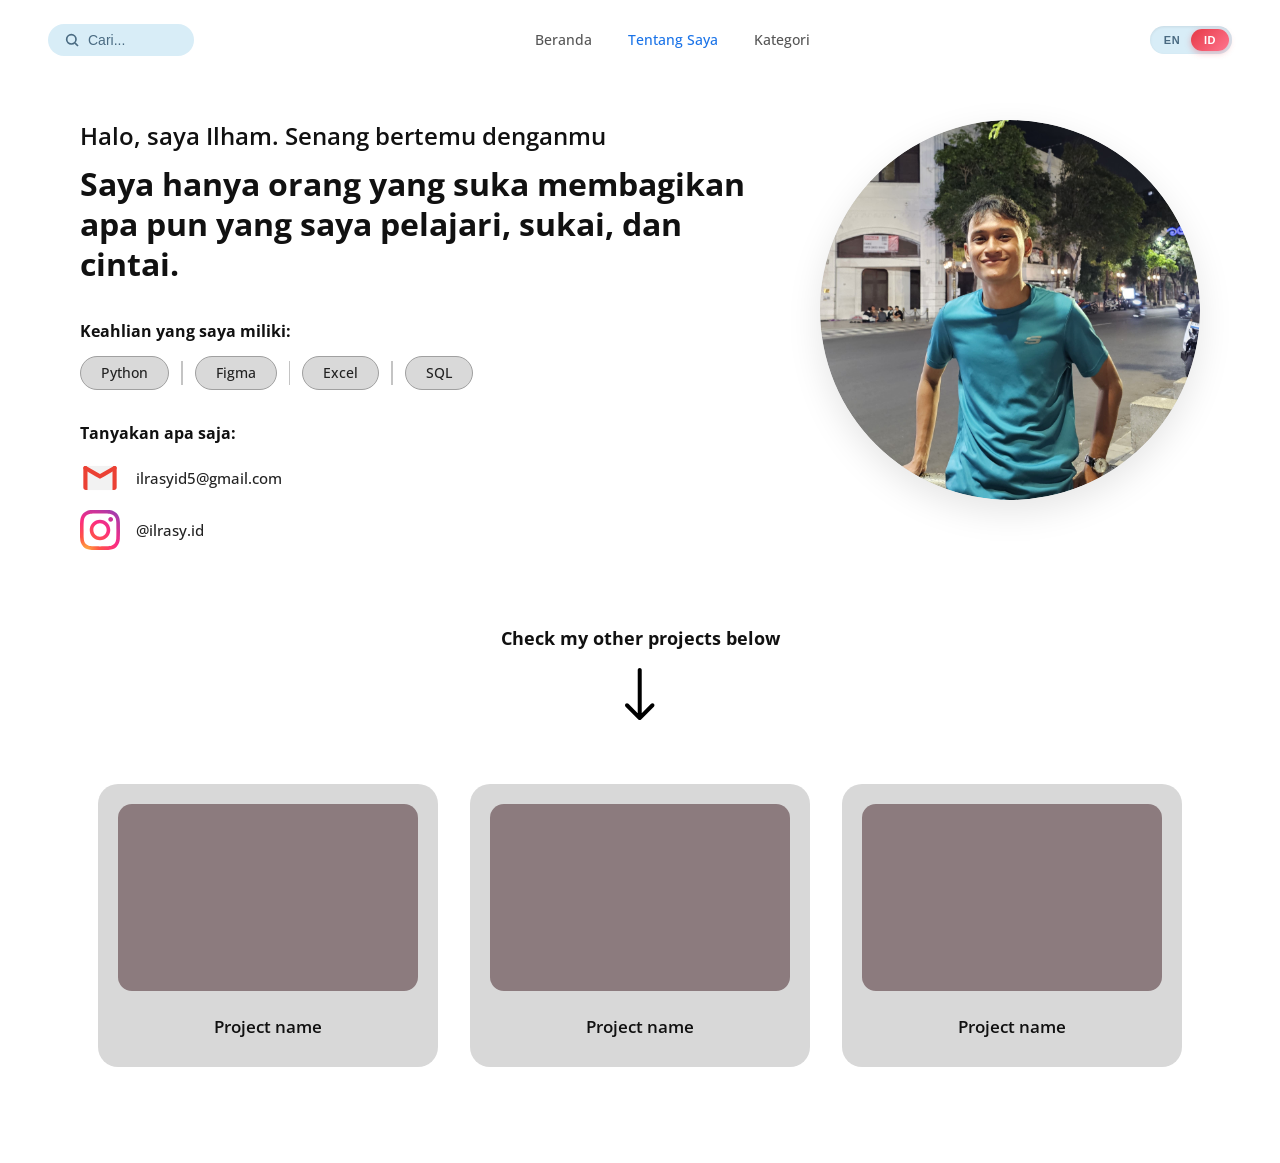
<file: aboutme.html>
<!DOCTYPE html>
<html lang="en">

<head>
    <meta charset="utf-8">
    <meta name="viewport" content="width=device-width, initial-scale=1.0">
    <title>Tentang Saya - Ilham's Website</title>

    <!-- 1. Google Font: Open Sans (Ketentuan 1) -->
    <link rel="preconnect" href="https://fonts.googleapis.com">
    <link rel="preconnect" href="https://fonts.gstatic.com" crossorigin>
    <link href="https://fonts.googleapis.com/css2?family=Open+Sans:ital,wght@0,400;0,500;0,600;0,700;1,400&display=swap"
        rel="stylesheet">

    <!-- Stylesheet khusus about me -->
    <link rel="stylesheet" href="aboutme.css">

    <!-- Script logika dinamis navbar & interaksi -->
    <script src="aboutme.js" defer></script>
</head>

<body>

    <!-- ================= NAVBAR (PERSIS SESUAI PROYEK) ================= -->
    <header class="navbar">
        <form class="search-pill" id="searchForm">
            <button type="submit" class="search-btn" aria-label="Cari">
                <svg class="search-icon" viewBox="0 0 24 24" width="16" height="16" fill="none" stroke="currentColor"
                    stroke-width="2.5">
                    <circle cx="11" cy="11" r="7"></circle>
                    <line x1="21" y1="21" x2="16.65" y2="16.65"></line>
                </svg>
            </button>
            <input type="text" id="searchInput" name="q" placeholder="Cari..."
                data-lang-placeholder="search_placeholder" autocomplete="off">
        </form>

        <nav class="nav-links">
            <a href="home.html" data-lang-key="nav_home">Beranda</a>
            <a href="aboutme.html" class="active" data-lang-key="nav_about">Tentang Saya</a>
            <a href="category.html" data-lang-key="nav_category">Kategori</a>
        </nav>

        <!-- Tombol Pengalih Bahasa -->
        <div class="lang-pill id-active" id="langToggle">
            <div class="lang-slider"></div>
            <button type="button" class="lang-btn" data-lang="en">EN</button>
            <button type="button" class="lang-btn active" data-lang="id">ID</button>
        </div>
    </header>

    <section class="hero-intro">
        <!-- Kolom Kiri: Teks & Keterangan -->
        <div class="intro-left">
            <div class="hero-text">
                <p class="hero-greeting" data-lang-key="hero_greeting">Hi, I'm Ilham. Nice to meet you</p>
                <h1 class="hero-title" data-lang-key="hero_title">I'm a guy who likes to share anything i learn, i like, and i love.</h1>
            </div>

            <!-- Bagian Skills -->
            <div class="skills-section">
                <p class="section-label" data-lang-key="skills_label">Skills i have:</p>
                <div class="skills-container">
                    <span class="skill-pill">Python</span>
                    <span class="skill-divider"></span>
                    <span class="skill-pill">Figma</span>
                    <span class="skill-divider"></span>
                    <span class="skill-pill">Excel</span>
                    <span class="skill-divider"></span>
                    <span class="skill-pill">SQL</span>
                </div>
            </div>

            <!-- Bagian Kontak -->
            <div class="contact-section">
                <p class="section-label" data-lang-key="contact_label">Ask me anything:</p>
                <div class="gmail">
                    <img src="Icons/Gmail Icon.svg" alt="Gmail">
                    <p>ilrasyid5@gmail.com</p>
                </div>
                <div class="insta">
                    <img src="Icons/Insta icon.svg" alt="Instagram">
                    <p>@ilrasy.id</p>
                </div>
                <!-- Item kontak -->
            </div>
        </div>

        <!-- Kolom Kanan: Lingkaran Profil -->
        <div class="intro-right">
            <div class="profile-circle">
                <img src="Images/20260729_001256-compressed.jpg" alt="Profile" id="profileImg">
            </div>
        </div>
    </section>

    <!-- Bagian Projects -->
    <section class="projects-section projects">
        <div class="project-arrow">
            <p class="projects-title" data-lang-key="projects_heading">Check my other projects below</p>
            <img src="Icons/project arrow.svg" alt="Project Arrow" id="projectArrow">
        </div>

        <div class="projects-container">
            <div class="project-card project1">
                <div class="project-thumbnail"></div>
                <p class="project-name">Project name</p>
            </div>
            <div class="project-card project2">
                <div class="project-thumbnail"></div>
                <p class="project-name">Project name</p>
            </div>
            <div class="project-card project3">
                <div class="project-thumbnail"></div>
                <p class="project-name">Project name</p>
            </div>
        </div>
    </section>
</body>

</html>
</file>
<file: aboutme.css>
:root {
    /* Font Family Utama */
    --font-family: 'Open Sans', -apple-system, BlinkMacSystemFont, sans-serif;

    /* Font Weights */
    --fw-regular: 400;   --fw-medium: 500;   --fw-semibold: 600;  --fw-bold: 700;

    /* Single Styles (Label, Tag, Caption) */
    --fs-label: 12px;   --lh-label: 16px;

    --fs-tag: 10px;     --lh-tag: 12px;

    --fs-caption: 10px; --lh-caption: 14px;

    /* Display (Ukuran 32px / Baris 40px) */
    --fs-display: 32px; --lh-display: 40px;

    /* H1 (Ukuran 24px / Baris 32px) */
    --fs-h1: 24px;      --lh-h1: 32px;

    /* H2 (Ukuran 18px / Baris 26px) */
    --fs-h2: 18px;      --lh-h2: 26px;

    /* H3 (Ukuran 15px / Baris 22px) */
    --fs-h3: 15px;      --lh-h3: 22px;

    /* Body Large (Ukuran 14px / Baris 22px) */
    --fs-body-large: 14px;  --lh-body-large: 22px;

    /* Body Default (Ukuran 13px / Baris 20px) */
    --fs-body-default: 13px; --lh-body-default: 20px;

    /* Body Small (Ukuran 12px / Baris 18px) */
    --fs-body-small: 12px;  --lh-body-small: 18px;
}


* {
    margin: 0;
    padding: 0;
    box-sizing: border-box;
}

body {
    font-family: var(--font-family);
    color: #222;
    background-color: #ffffff;
    line-height: 1.4;
    -webkit-font-smoothing: antialiased;
}

/* Transisi teks saat bahasa diganti */
[data-lang-key] {
    transition: opacity 0.2s ease-in-out;
}

/* =========================================
   2. NAVBAR & LANGUAGE TOGGLE
   (Seragam dengan index.html & home.css)
   ========================================= */
.navbar {
    display: flex;
    justify-content: space-between;
    align-items: center;
    padding: 24px 48px;
    max-width: 1400px;
    margin: 0 auto;
}

.search-pill {
    display: flex;
    align-items: center;
    background-color: #d8edf7;
    padding: 8px 16px;
    border-radius: 25px;
    gap: 8px;
    transition: box-shadow 0.2s ease;
}

.search-pill:focus-within {
    box-shadow: 0 0 0 2px rgba(26, 115, 232, 0.3);
}

.search-pill input {
    border: none;
    background: transparent;
    outline: none;
    font-size: 14px;
    color: #4a6b82;
    width: 90px;
    transition: width 0.3s ease;
}

.search-pill input:focus {
    width: 140px;
}

.search-pill input::placeholder {
    color: #4a6b82;
}

.search-icon {
    color: #4a6b82;
}

.search-btn {
    background: none;
    border: none;
    padding: 0;
    margin: 0;
    cursor: pointer;
    display: flex;
    align-items: center;
    color: #4a6b82;
}

.nav-links {
    display: flex;
    gap: 36px;
}

.nav-links a {
    text-decoration: none;
    font-size: 14px;
    font-weight: 500;
    color: #555;
    transition: color 0.2s;
}

.nav-links a.active,
.nav-links a:hover {
    color: #1a73e8;
}

/* =========================================
   PENGALIH BAHASA RINGKAS (EN / ID)
   ========================================= */
.lang-pill {
    position: relative;
    display: inline-flex;
    align-items: center;
    background-color: #d8edf7;
    padding: 3px;
    border-radius: 20px;
    user-select: none;
    cursor: pointer;
    box-shadow: inset 0 1px 3px rgba(0, 0, 0, 0.08);
}

.lang-slider {
    position: absolute;
    top: 3px;
    left: 3px;
    width: calc(50% - 3px);
    height: calc(100% - 6px);
    border-radius: 16px;
    background: linear-gradient(135deg, #1a73e8 0%, #00b4d8 100%);
    box-shadow: 0 2px 6px rgba(26, 115, 232, 0.35);
    transition: transform 0.35s cubic-bezier(0.4, 0, 0.2, 1), background 0.35s ease;
    z-index: 1;
}

.lang-btn {
    position: relative;
    z-index: 2;
    background: transparent;
    border: none;
    outline: none;
    cursor: pointer;
    display: flex;
    align-items: center;
    justify-content: center;
    min-width: 38px;
    padding: 5px 0;
    font-size: 11px;
    font-weight: 700;
    letter-spacing: 0.5px;
    color: #4a6b82;
    transition: color 0.3s ease;
}

.lang-btn.active {
    color: #ffffff;
}

.lang-pill.id-active .lang-slider {
    transform: translateX(100%);
    background: linear-gradient(135deg, #e63946 0%, #ff758f 100%);
    box-shadow: 0 2px 6px rgba(230, 57, 70, 0.35);
}

/* Container Utama: Membagi 2 Kolom Sejajar */
.hero-intro {
    display: flex;
    align-items: flex-start; /* Sejajarkan batas atas lingkaran dengan batas atas hero intro */
    justify-content: space-between;
    gap: 60px;
    max-width: 1200px;
    margin: 40px auto 0 auto;
    padding: 0 40px;
}

/* Kolom Kiri */
.intro-left {
    flex: 1;
}

.hero-text p {
    font-family: var(--font-family);
    font-size: var(--fs-h1);
    line-height: var(--lh-h1);
    font-weight: var(--fw-semibold);
    color: #111111;
    margin-bottom: 12px;
}

.hero-text h1 {
    font-family: var(--font-family);
    font-size: var(--fs-display);
    line-height: var(--lh-display);
    font-weight: var(--fw-bold);
    color: #111111;
}

/* Bagian Skills */
.skills-section {
    margin-top: 36px;
}

.section-label {
    font-size: 16px;
    font-weight: 700;
    color: #111111;
    margin-bottom: 14px;
}

.skills-container {
    display: flex;
    align-items: center;
    gap: 12px;
}

.skill-pill {
    background-color: #d9d9d9;
    border: 1.5px solid #a0a0a0;
    border-radius: 20px;
    padding: 6px 20px;
    font-size: 14px;
    font-weight: 500;
    color: #222222;
}

.skill-divider {
    width: 1.5px;
    height: 24px;
    background-color: #c4c4c4;
}

/* Bagian Kontak */
.contact-section {
    margin-top: 32px;
}

.gmail,
.insta {
    display: flex;
    align-items: center;
    gap: 16px; /* Spacing 16px antara gambar dan tulisan */
    margin-bottom: 12px;
}

.gmail img,
.insta img {
    width: 40px;  /* Lebar icon 40px */
    height: 40px; /* Tinggi icon 40px */
    object-fit: contain;
    flex-shrink: 0;
}

.gmail p,
.insta p {
    font-size: 15px;
    font-weight: 500;
    color: #222222;
}

/* Kolom Kanan */
.intro-right {
    flex-shrink: 0;
    display: flex;
    justify-content: center;
    align-items: flex-start;
}

/* Elemen Lingkaran Profil */
.profile-circle {
    width: 380px;
    height: 380px;
    aspect-ratio: 1 / 1;
    flex-shrink: 0;
    background-color: #e0e0e0;
    border-radius: 50%;
    overflow: hidden;
    display: flex;
    justify-content: center;
    align-items: center;
    box-shadow: 0 12px 35px rgba(0, 0, 0, 0.1);
    position: relative;
}

/* Gambar di dalam Lingkaran */
.profile-circle img {
    width: 100%;
    height: 100%;
    display: block;
    object-fit: cover;
    object-position: center 65%; /* Fokus ke wajah subjek */
    border-radius: 50%;
}

/* =========================================
   3. SECTION PROJECTS & AUTO LAYOUT CARDS
   ========================================= */
.projects-section,
.projects {
    max-width: 1200px;
    margin: 64px auto 96px auto; /* 64px di bawah garis konten intro */
    padding: 0 40px;
    display: flex;
    flex-direction: column;
    align-items: center;
}

/* Header Teks & Icon Panah */
.project-arrow {
    display: flex;
    flex-direction: column;
    align-items: center;
    text-align: center;
}

.projects-title,
.project-arrow p {
    font-size: 18px;
    font-weight: 700;
    color: #111111;
    margin-bottom: 16px; /* Jarak 16px setelah tulisan ke arrow */
    line-height: 1.4;
}

.project-arrow img,
#projectArrow {
    width: 30px;
    height: 52px;
    display: block;
    margin-bottom: 64px; /* Space 64px antara panah dengan card */
}

/* Auto Layout Cards Container dengan Gap 32px */
.projects-container {
    display: flex;
    justify-content: center;
    align-items: stretch;
    gap: 32px; /* Auto layout dengan gap 32px antar card */
    width: 100%;
}

/* Style Card: project1, project2, project3 */
.project-card,
.project1,
.project2,
.project3 {
    flex: 1;
    max-width: 340px;
    min-width: 260px;
    background-color: #d8d8d8;
    border-radius: 20px;
    padding: 20px 20px 28px 20px;
    display: flex;
    flex-direction: column;
    align-items: center;
    transition: transform 0.25s ease, box-shadow 0.25s ease;
    cursor: pointer;
}

.project-card:hover {
    transform: translateY(-4px);
    box-shadow: 0 10px 24px rgba(0, 0, 0, 0.08);
}

/* Placeholder Thumbnail di Bagian Atas Card */
.project-thumbnail {
    width: 100%;
    aspect-ratio: 16 / 10;
    min-height: 150px;
    background-color: #8c7b7e;
    border-radius: 14px;
}

/* Teks Nama Project */
.project-name {
    margin-top: 24px;
    font-size: 17px;
    font-weight: 600;
    color: #111111;
    text-align: center;
}

/* Responsif untuk Layar Tablet & Mobile */
@media (max-width: 900px) {
    .hero-intro {
        flex-direction: column-reverse;
        gap: 32px;
        margin: 24px auto 0 auto;
        padding: 0 24px;
        text-align: center;
    }

    .profile-circle {
        width: 260px;
        height: 260px;
    }

    .skills-container {
        justify-content: center;
    }

    .projects-section,
    .projects {
        margin-top: 48px;
        padding: 0 24px;
    }

    .projects-container {
        flex-wrap: wrap;
        gap: 24px;
    }

    .project-card,
    .project1,
    .project2,
    .project3 {
        max-width: 100%;
        width: 100%;
    }
}
</file>
